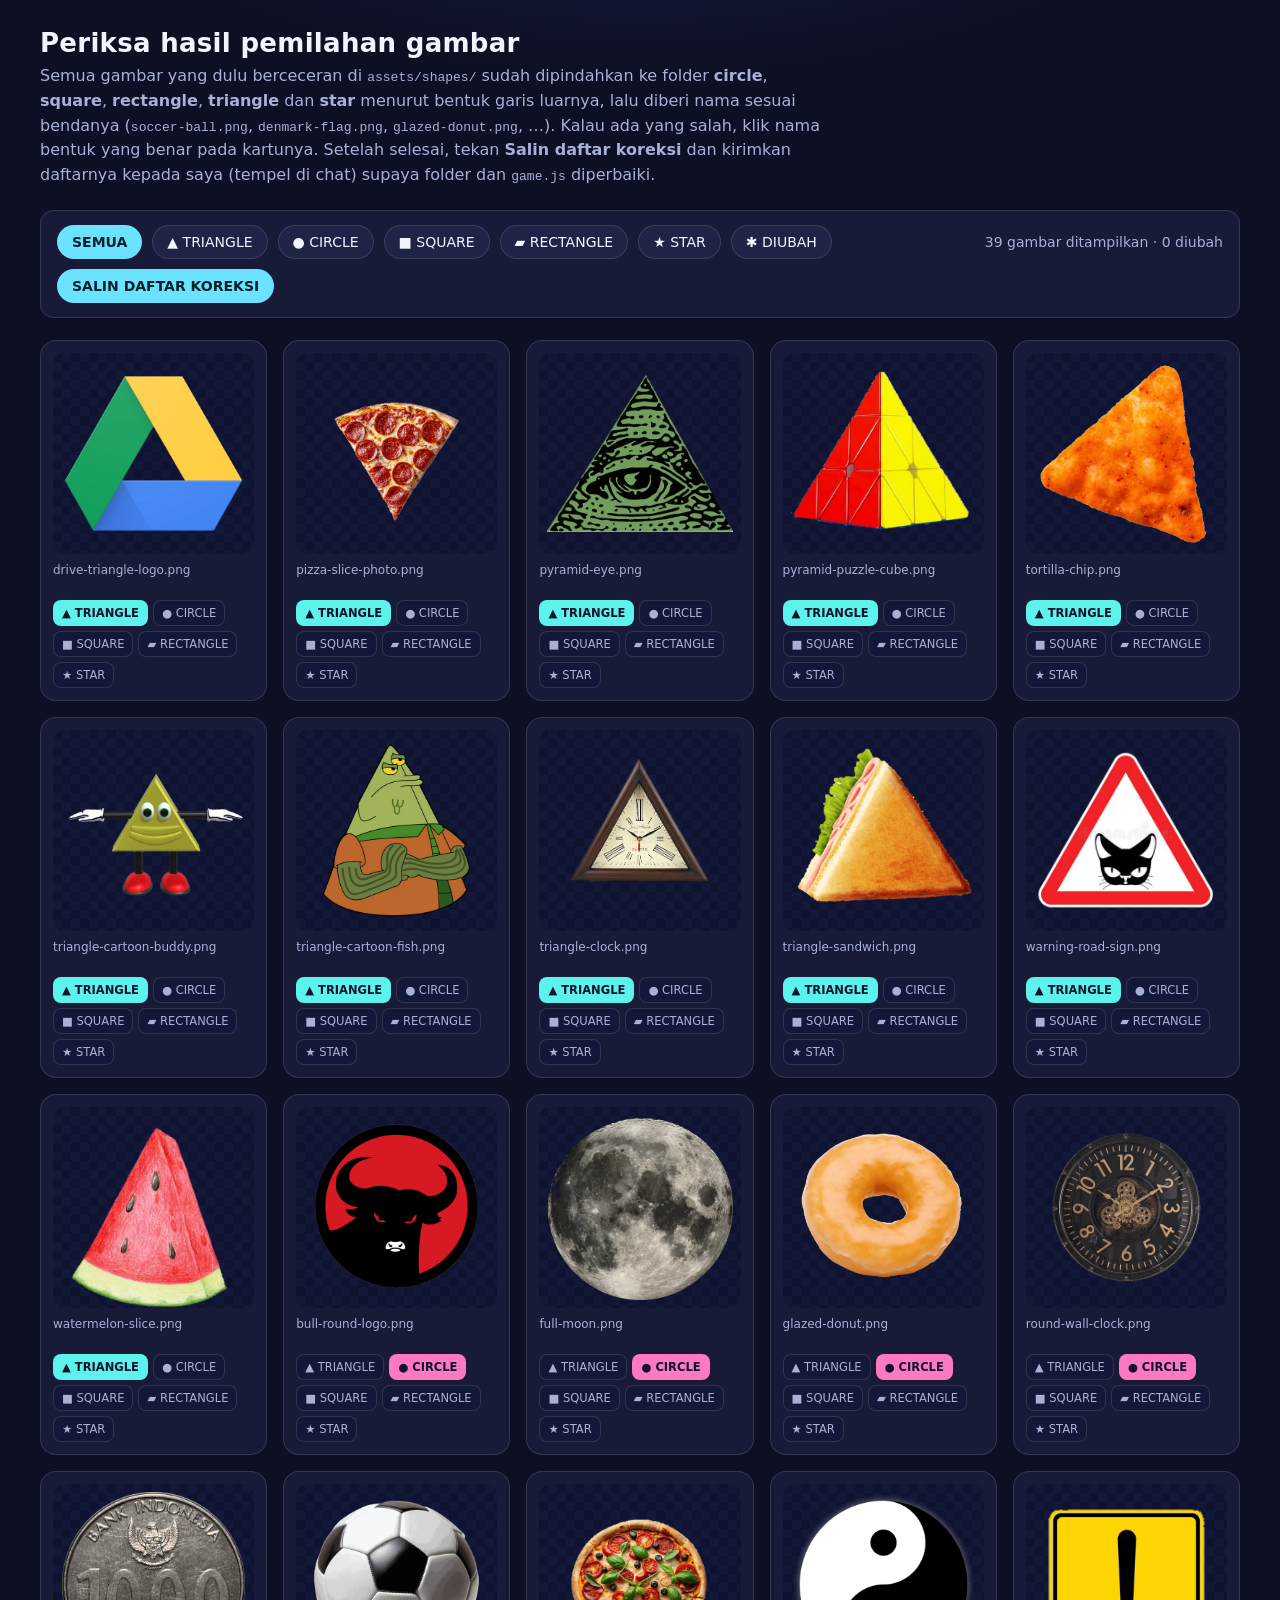
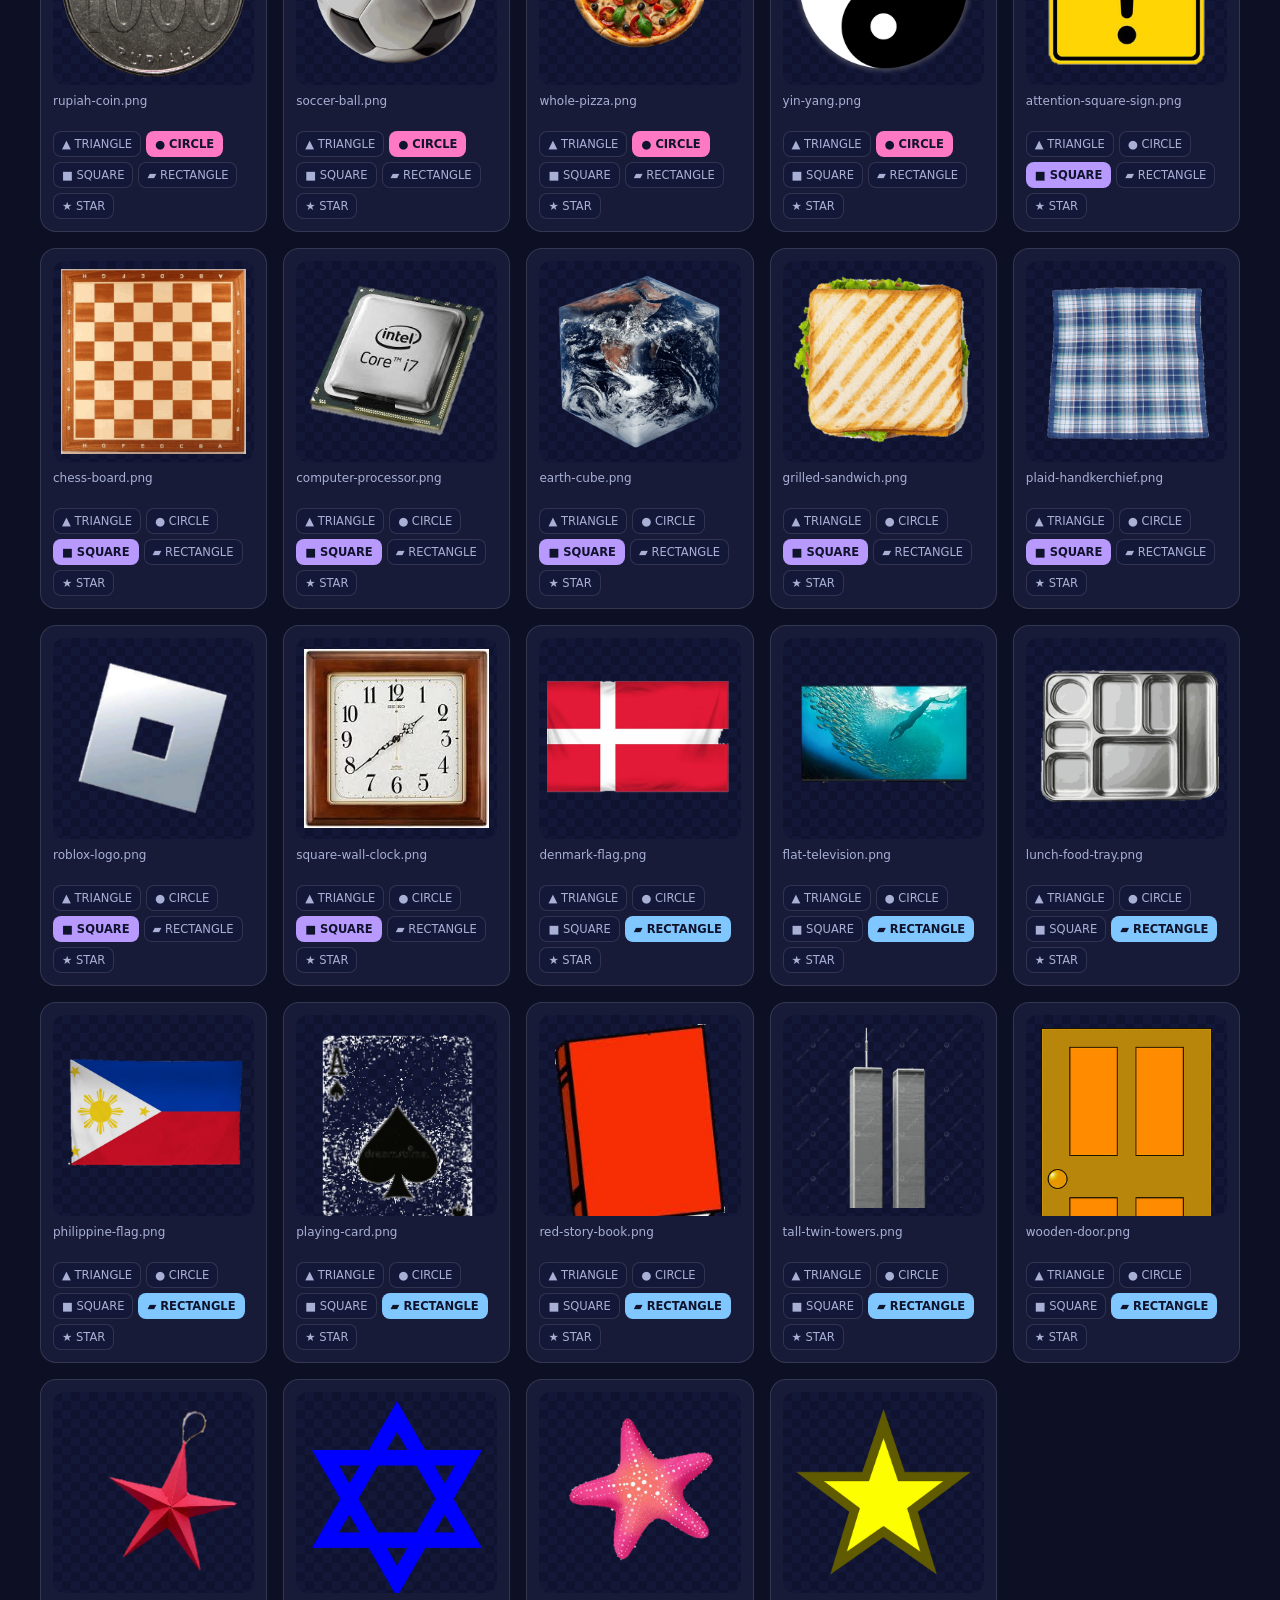
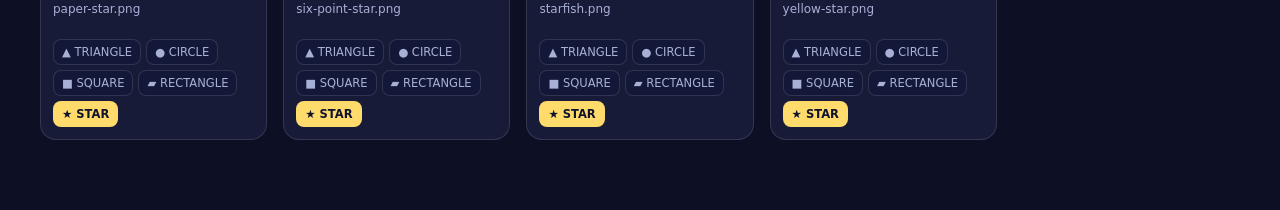
<file: picture-sorter.html>
<!DOCTYPE html>
<html lang="id">
<head>
<meta charset="utf-8">
<meta name="viewport" content="width=device-width, initial-scale=1">
<title>Periksa urutan gambar — Shape Catcher</title>
<style>
  :root {
    --bg: #0d1024;
    --panel: #171b38;
    --panel-2: #1f2447;
    --line: rgba(255, 255, 255, .12);
    --text: #f2f5ff;
    --muted: #a8b0d6;
    --accent: #6be3ff;
  }
  * { box-sizing: border-box; }
  body {
    margin: 0;
    padding: 28px 20px 70px;
    background: radial-gradient(1200px 700px at 50% -10%, #23295a 0%, var(--bg) 60%);
    color: var(--text);
    font-family: "Segoe UI", system-ui, -apple-system, sans-serif;
    min-height: 100vh;
  }
  .wrap { max-width: 1200px; margin: 0 auto; }
  h1 { font-size: 26px; margin: 0 0 6px; letter-spacing: .3px; }
  p.lead { color: var(--muted); margin: 0 0 22px; line-height: 1.55; max-width: 78ch; }
  .bar {
    display: flex; flex-wrap: wrap; gap: 10px; align-items: center;
    background: var(--panel); border: 1px solid var(--line); border-radius: 14px;
    padding: 14px 16px; margin-bottom: 22px; position: sticky; top: 12px; z-index: 5;
  }
  .filter, .button {
    font: inherit; font-size: 14px; cursor: pointer;
    border: 1px solid var(--line); background: var(--panel-2); color: var(--text);
    border-radius: 999px; padding: 8px 14px;
  }
  .filter[aria-pressed="true"] { background: var(--accent); color: #05202b; border-color: transparent; font-weight: 700; }
  .button.primary { background: var(--accent); color: #05202b; border-color: transparent; font-weight: 700; }
  .spacer { flex: 1 1 auto; }
  .count { color: var(--muted); font-size: 14px; }
  .grid { display: grid; grid-template-columns: repeat(auto-fill, minmax(210px, 1fr)); gap: 16px; }
  .card { background: var(--panel); border: 1px solid var(--line); border-radius: 16px; padding: 12px; }
  .card.changed { border-color: var(--accent); box-shadow: 0 0 0 2px rgba(107, 227, 255, .25); }
  .thumb {
    width: 100%; aspect-ratio: 1 / 1; display: grid; place-items: center;
    background:
      linear-gradient(45deg, #141838 25%, transparent 25%) 0 0 / 18px 18px,
      linear-gradient(-45deg, #141838 25%, transparent 25%) 0 9px / 18px 18px,
      linear-gradient(45deg, transparent 75%, #141838 75%) 9px -9px / 18px 18px,
      linear-gradient(-45deg, transparent 75%, #141838 75%) -9px 0 / 18px 18px,
      #0f1330;
    border-radius: 12px; overflow: hidden;
  }
  .thumb img { max-width: 92%; max-height: 92%; object-fit: contain; display: block; }
  .name { font-size: 12px; color: var(--muted); margin: 9px 0 8px; word-break: break-all; min-height: 2.4em; }
  .shapes { display: flex; flex-wrap: wrap; gap: 5px; }
  .shape-btn {
    font: inherit; font-size: 11.5px; cursor: pointer; padding: 5px 8px; border-radius: 8px;
    border: 1px solid var(--line); background: #141838; color: var(--muted);
  }
  .shape-btn[aria-pressed="true"] { background: var(--shape-color, #fff); color: #10132c; border-color: transparent; font-weight: 700; }
  .copy-note { color: var(--accent); font-size: 13px; }
  textarea { width: 100%; height: 120px; margin-top: 14px; font-family: ui-monospace, monospace; font-size: 12px;
    background: #0b0e22; color: var(--text); border: 1px solid var(--line); border-radius: 12px; padding: 10px; }
  .hidden { display: none; }
</style>
</head>
<body>
<div class="wrap">
  <h1>Periksa hasil pemilahan gambar</h1>
  <p class="lead">
    Semua gambar yang dulu berceceran di <code>assets/shapes/</code> sudah dipindahkan ke folder
    <b>circle</b>, <b>square</b>, <b>rectangle</b>, <b>triangle</b> dan <b>star</b>
    menurut bentuk garis luarnya, lalu diberi nama sesuai bendanya
    (<code>soccer-ball.png</code>, <code>denmark-flag.png</code>, <code>glazed-donut.png</code>, …).
    Kalau ada yang salah, klik nama bentuk yang benar pada kartunya.
    Setelah selesai, tekan <b>Salin daftar koreksi</b> dan kirimkan daftarnya kepada saya
    (tempel di chat) supaya folder dan <code>game.js</code> diperbaiki.
  </p>

  <div class="bar">
    <button class="filter" data-shape="all" aria-pressed="true">SEMUA</button>
    <button class="filter" data-shape="triangle" aria-pressed="false">▲ TRIANGLE</button>
    <button class="filter" data-shape="circle" aria-pressed="false">● CIRCLE</button>
    <button class="filter" data-shape="square" aria-pressed="false">■ SQUARE</button>
    <button class="filter" data-shape="rectangle" aria-pressed="false">▰ RECTANGLE</button>
    <button class="filter" data-shape="star" aria-pressed="false">★ STAR</button>
    <button class="filter" data-shape="changed" aria-pressed="false">✱ DIUBAH</button>
    <span class="spacer"></span>
    <span class="count" id="count"></span>
    <button class="button primary" id="copy">SALIN DAFTAR KOREKSI</button>
  </div>

  <div class="grid" id="grid"></div>

  <div id="out-block" class="hidden">
    <p class="copy-note">Daftar koreksi (salin &amp; kirimkan):</p>
    <textarea id="out" readonly></textarea>
  </div>
</div>

<script>
const shapeOrder = ['triangle', 'circle', 'square', 'rectangle', 'star'];
const shapeInfo = {
  triangle:  { label: 'TRIANGLE',  symbol: '▲', color: '#5df3ed' },
  circle:    { label: 'CIRCLE',    symbol: '●', color: '#ff78c4' },
  square:    { label: 'SQUARE',    symbol: '■', color: '#b89aff' },
  rectangle: { label: 'RECTANGLE', symbol: '▰', color: '#81c7ff' },
  star:      { label: 'STAR',      symbol: '★', color: '#ffdb6c' },
};

// Generated from the folders in assets/shapes — edit this list if you add pictures by hand.
const pictures = [
    {
      "file": "drive-triangle-logo.png",
      "shape": "triangle",
      "src": "assets/shapes/triangle/drive-triangle-logo.png"
    },
    {
      "file": "pizza-slice-photo.png",
      "shape": "triangle",
      "src": "assets/shapes/triangle/pizza-slice-photo.png"
    },
    {
      "file": "pyramid-eye.png",
      "shape": "triangle",
      "src": "assets/shapes/triangle/pyramid-eye.png"
    },
    {
      "file": "pyramid-puzzle-cube.png",
      "shape": "triangle",
      "src": "assets/shapes/triangle/pyramid-puzzle-cube.png"
    },
    {
      "file": "tortilla-chip.png",
      "shape": "triangle",
      "src": "assets/shapes/triangle/tortilla-chip.png"
    },
    {
      "file": "triangle-cartoon-buddy.png",
      "shape": "triangle",
      "src": "assets/shapes/triangle/triangle-cartoon-buddy.png"
    },
    {
      "file": "triangle-cartoon-fish.png",
      "shape": "triangle",
      "src": "assets/shapes/triangle/triangle-cartoon-fish.png"
    },
    {
      "file": "triangle-clock.png",
      "shape": "triangle",
      "src": "assets/shapes/triangle/triangle-clock.png"
    },
    {
      "file": "triangle-sandwich.png",
      "shape": "triangle",
      "src": "assets/shapes/triangle/triangle-sandwich.png"
    },
    {
      "file": "warning-road-sign.png",
      "shape": "triangle",
      "src": "assets/shapes/triangle/warning-road-sign.png"
    },
    {
      "file": "watermelon-slice.png",
      "shape": "triangle",
      "src": "assets/shapes/triangle/watermelon-slice.png"
    },
    {
      "file": "bull-round-logo.png",
      "shape": "circle",
      "src": "assets/shapes/circle/bull-round-logo.png"
    },
    {
      "file": "full-moon.png",
      "shape": "circle",
      "src": "assets/shapes/circle/full-moon.png"
    },
    {
      "file": "glazed-donut.png",
      "shape": "circle",
      "src": "assets/shapes/circle/glazed-donut.png"
    },
    {
      "file": "round-wall-clock.png",
      "shape": "circle",
      "src": "assets/shapes/circle/round-wall-clock.png"
    },
    {
      "file": "rupiah-coin.png",
      "shape": "circle",
      "src": "assets/shapes/circle/rupiah-coin.png"
    },
    {
      "file": "soccer-ball.png",
      "shape": "circle",
      "src": "assets/shapes/circle/soccer-ball.png"
    },
    {
      "file": "whole-pizza.png",
      "shape": "circle",
      "src": "assets/shapes/circle/whole-pizza.png"
    },
    {
      "file": "yin-yang.png",
      "shape": "circle",
      "src": "assets/shapes/circle/yin-yang.png"
    },
    {
      "file": "attention-square-sign.png",
      "shape": "square",
      "src": "assets/shapes/square/attention-square-sign.png"
    },
    {
      "file": "chess-board.png",
      "shape": "square",
      "src": "assets/shapes/square/chess-board.png"
    },
    {
      "file": "computer-processor.png",
      "shape": "square",
      "src": "assets/shapes/square/computer-processor.png"
    },
    {
      "file": "earth-cube.png",
      "shape": "square",
      "src": "assets/shapes/square/earth-cube.png"
    },
    {
      "file": "grilled-sandwich.png",
      "shape": "square",
      "src": "assets/shapes/square/grilled-sandwich.png"
    },
    {
      "file": "plaid-handkerchief.png",
      "shape": "square",
      "src": "assets/shapes/square/plaid-handkerchief.png"
    },
    {
      "file": "roblox-logo.png",
      "shape": "square",
      "src": "assets/shapes/square/roblox-logo.png"
    },
    {
      "file": "square-wall-clock.png",
      "shape": "square",
      "src": "assets/shapes/square/square-wall-clock.png"
    },
    {
      "file": "denmark-flag.png",
      "shape": "rectangle",
      "src": "assets/shapes/rectangle/denmark-flag.png"
    },
    {
      "file": "flat-television.png",
      "shape": "rectangle",
      "src": "assets/shapes/rectangle/flat-television.png"
    },
    {
      "file": "lunch-food-tray.png",
      "shape": "rectangle",
      "src": "assets/shapes/rectangle/lunch-food-tray.png"
    },
    {
      "file": "philippine-flag.png",
      "shape": "rectangle",
      "src": "assets/shapes/rectangle/philippine-flag.png"
    },
    {
      "file": "playing-card.png",
      "shape": "rectangle",
      "src": "assets/shapes/rectangle/playing-card.png"
    },
    {
      "file": "red-story-book.png",
      "shape": "rectangle",
      "src": "assets/shapes/rectangle/red-story-book.png"
    },
    {
      "file": "tall-twin-towers.png",
      "shape": "rectangle",
      "src": "assets/shapes/rectangle/tall-twin-towers.png"
    },
    {
      "file": "wooden-door.png",
      "shape": "rectangle",
      "src": "assets/shapes/rectangle/wooden-door.png"
    },
    {
      "file": "paper-star.png",
      "shape": "star",
      "src": "assets/shapes/star/paper-star.png"
    },
    {
      "file": "six-point-star.png",
      "shape": "star",
      "src": "assets/shapes/star/six-point-star.png"
    },
    {
      "file": "starfish.png",
      "shape": "star",
      "src": "assets/shapes/star/starfish.png"
    },
    {
      "file": "yellow-star.png",
      "shape": "star",
      "src": "assets/shapes/star/yellow-star.png"
    }
  ];

const assigned = Object.create(null);
for (const item of pictures) assigned[item.file] = item.shape;

const grid = document.getElementById('grid');
const countLabel = document.getElementById('count');
const outBlock = document.getElementById('out-block');
const out = document.getElementById('out');
let filter = 'all';

function render() {
  grid.replaceChildren();
  let shown = 0;
  for (const item of pictures) {
    const current = assigned[item.file];
    const changed = current !== item.shape;
    if (filter === 'changed' && !changed) continue;
    if (filter !== 'all' && filter !== 'changed' && filter !== current) continue;
    shown += 1;

    const card = document.createElement('div');
    card.className = 'card' + (changed ? ' changed' : '');

    const thumb = document.createElement('div');
    thumb.className = 'thumb';
    const img = document.createElement('img');
    img.src = item.src;
    img.alt = item.file;
    img.loading = 'lazy';
    thumb.append(img);

    const name = document.createElement('div');
    name.className = 'name';
    name.textContent = item.file;

    const buttons = document.createElement('div');
    buttons.className = 'shapes';
    for (const shape of shapeOrder) {
      const info = shapeInfo[shape];
      const button = document.createElement('button');
      button.type = 'button';
      button.className = 'shape-btn';
      button.textContent = info.symbol + ' ' + info.label;
      button.style.setProperty('--shape-color', info.color);
      button.setAttribute('aria-pressed', String(shape === current));
      button.addEventListener('click', () => {
        assigned[item.file] = shape;
        render();
      });
      buttons.append(button);
    }

    card.append(thumb, name, buttons);
    grid.append(card);
  }
  const changedCount = pictures.filter((item) => assigned[item.file] !== item.shape).length;
  countLabel.textContent = `${shown} gambar ditampilkan · ${changedCount} diubah`;
}

document.querySelectorAll('.filter').forEach((button) => {
  button.addEventListener('click', () => {
    filter = button.dataset.shape;
    document.querySelectorAll('.filter').forEach((other) => {
      other.setAttribute('aria-pressed', String(other === button));
    });
    render();
  });
});

document.getElementById('copy').addEventListener('click', async () => {
  const changes = pictures
    .filter((item) => assigned[item.file] !== item.shape)
    .map((item) => ({ file: item.file, from: item.shape, to: assigned[item.file] }));
  const text = JSON.stringify(changes, null, 2);
  out.value = text;
  outBlock.classList.remove('hidden');
  try {
    await navigator.clipboard.writeText(text);
    document.getElementById('copy').textContent = 'TERSALIN ✔';
    setTimeout(() => { document.getElementById('copy').textContent = 'SALIN DAFTAR KOREKSI'; }, 1800);
  } catch (error) {
    out.select();
  }
});

render();
</script>
</body>
</html>
</file>
